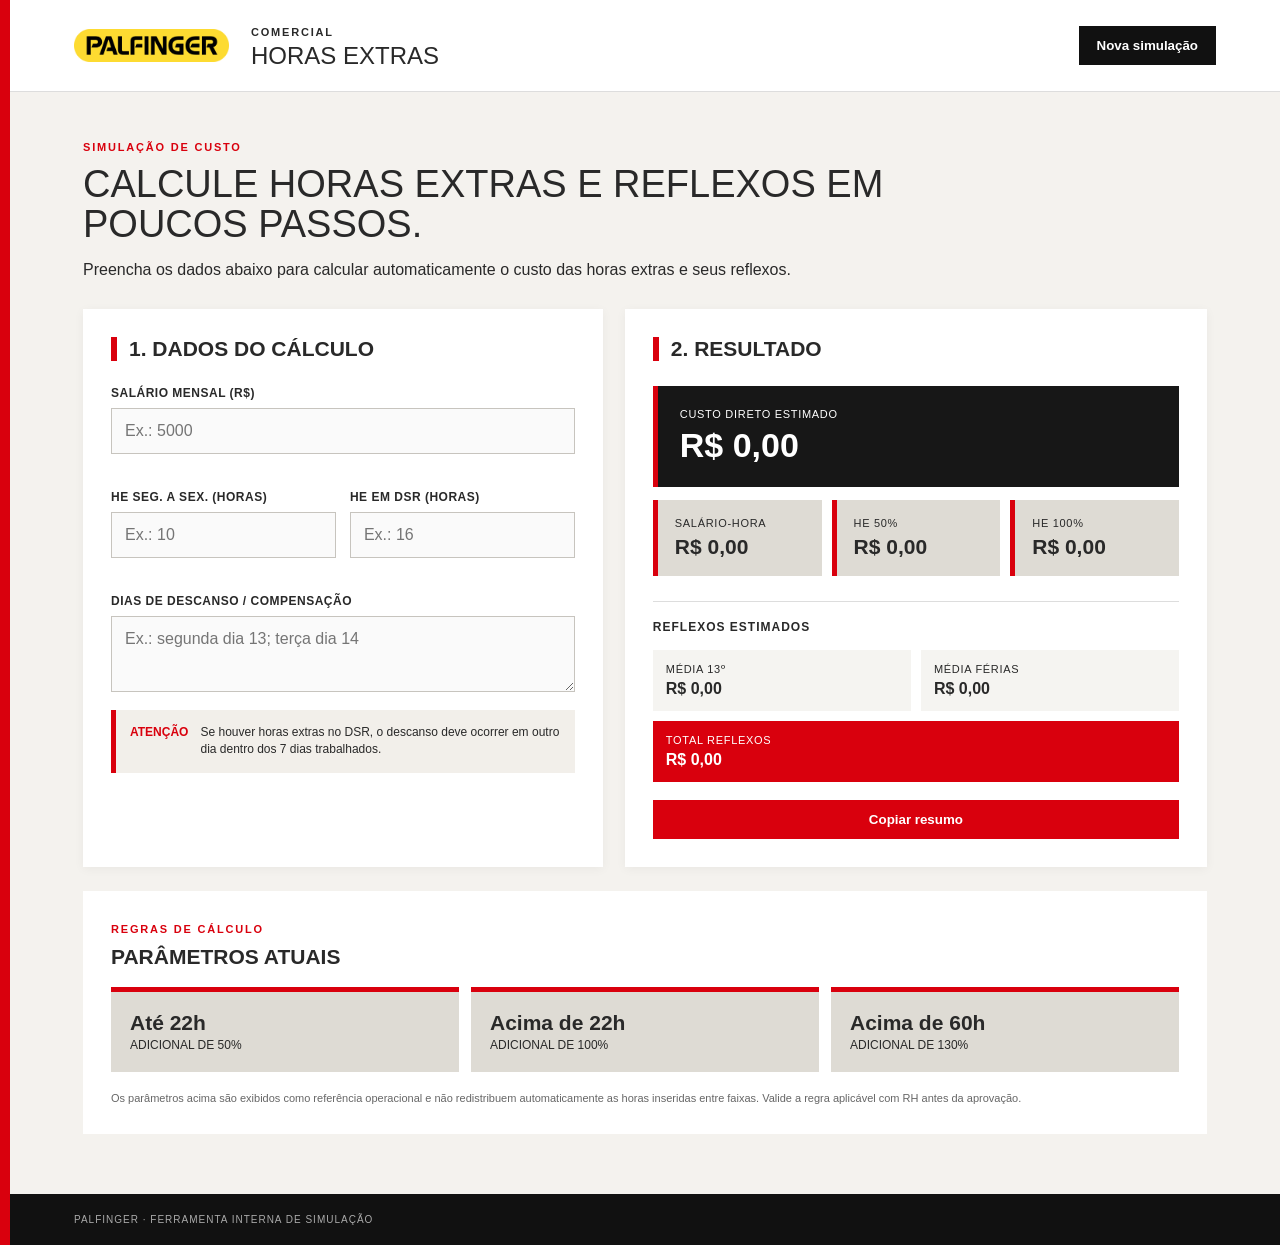
<file: App_Horas_Extras_PALFINGER/index.html>
<!doctype html><html lang="pt-BR"><head><meta charset="utf-8"><meta name="viewport" content="width=device-width,initial-scale=1"><title>PALFINGER | Cálculo de Horas Extras</title><link rel="stylesheet" href="styles.css"></head><body>
<header><div class="brand"><img class="logo" src="palfinger_logo.jpg" alt="PALFINGER"><div><small>COMERCIAL</small><h1>Horas Extras</h1></div></div><button id="reset">Nova simulação</button></header>
<main><section class="intro"><span class="eyebrow">SIMULAÇÃO DE CUSTO</span><h2>Calcule horas extras e reflexos em poucos passos.</h2><p>Preencha os dados abaixo para calcular automaticamente o custo das horas extras e seus reflexos.</p></section>
<section class="grid"><div class="panel"><h3>1. Dados do cálculo</h3><label>Salário mensal (R$)<input id="salary" type="number" min="0" step="100" placeholder="Ex.: 5000"></label><div class="two"><label>HE seg. a sex. (horas)<input id="weekday" type="number" min="0" step="0.5" placeholder="Ex.: 10"></label><label>HE em DSR (horas)<input id="dsr" type="number" min="0" step="0.5" placeholder="Ex.: 16"></label></div><label>Dias de descanso / compensação<textarea id="days" placeholder="Ex.: segunda dia 13; terça dia 14"></textarea></label><div class="note"><b>Atenção</b><span>Se houver horas extras no DSR, o descanso deve ocorrer em outro dia dentro dos 7 dias trabalhados.</span></div></div>
<div class="panel results"><h3>2. Resultado</h3><div class="kpi feature"><span>Custo direto estimado</span><b id="total">R$ 0,00</b></div><div class="krow"><div class="kpi"><span>Salário-hora</span><b id="hour">R$ 0,00</b></div><div class="kpi"><span>HE 50%</span><b id="v50">R$ 0,00</b></div><div class="kpi"><span>HE 100%</span><b id="v100">R$ 0,00</b></div></div><hr><h4>Reflexos estimados</h4><div class="summary"><div><span>Média 13º</span><strong id="thirteen">R$ 0,00</strong></div><div><span>Média férias</span><strong id="vac">R$ 0,00</strong></div><div class="sum"><span>Total reflexos</span><strong id="reflex">R$ 0,00</strong></div></div><button class="copy" id="copy">Copiar resumo</button></div></section>
<section class="rules"><span class="eyebrow">REGRAS DE CÁLCULO</span><h3>Parâmetros atuais</h3><div class="rulegrid"><article><b>Até 22h</b><span>adicional de 50%</span></article><article><b>Acima de 22h</b><span>adicional de 100%</span></article><article><b>Acima de 60h</b><span>adicional de 130%</span></article></div><p class="disclaimer">Os parâmetros acima são exibidos como referência operacional e não redistribuem automaticamente as horas inseridas entre faixas. Valide a regra aplicável com RH antes da aprovação.</p></section></main><footer>PALFINGER · Ferramenta interna de simulação</footer><script src="app.js"></script></body></html>
</file>
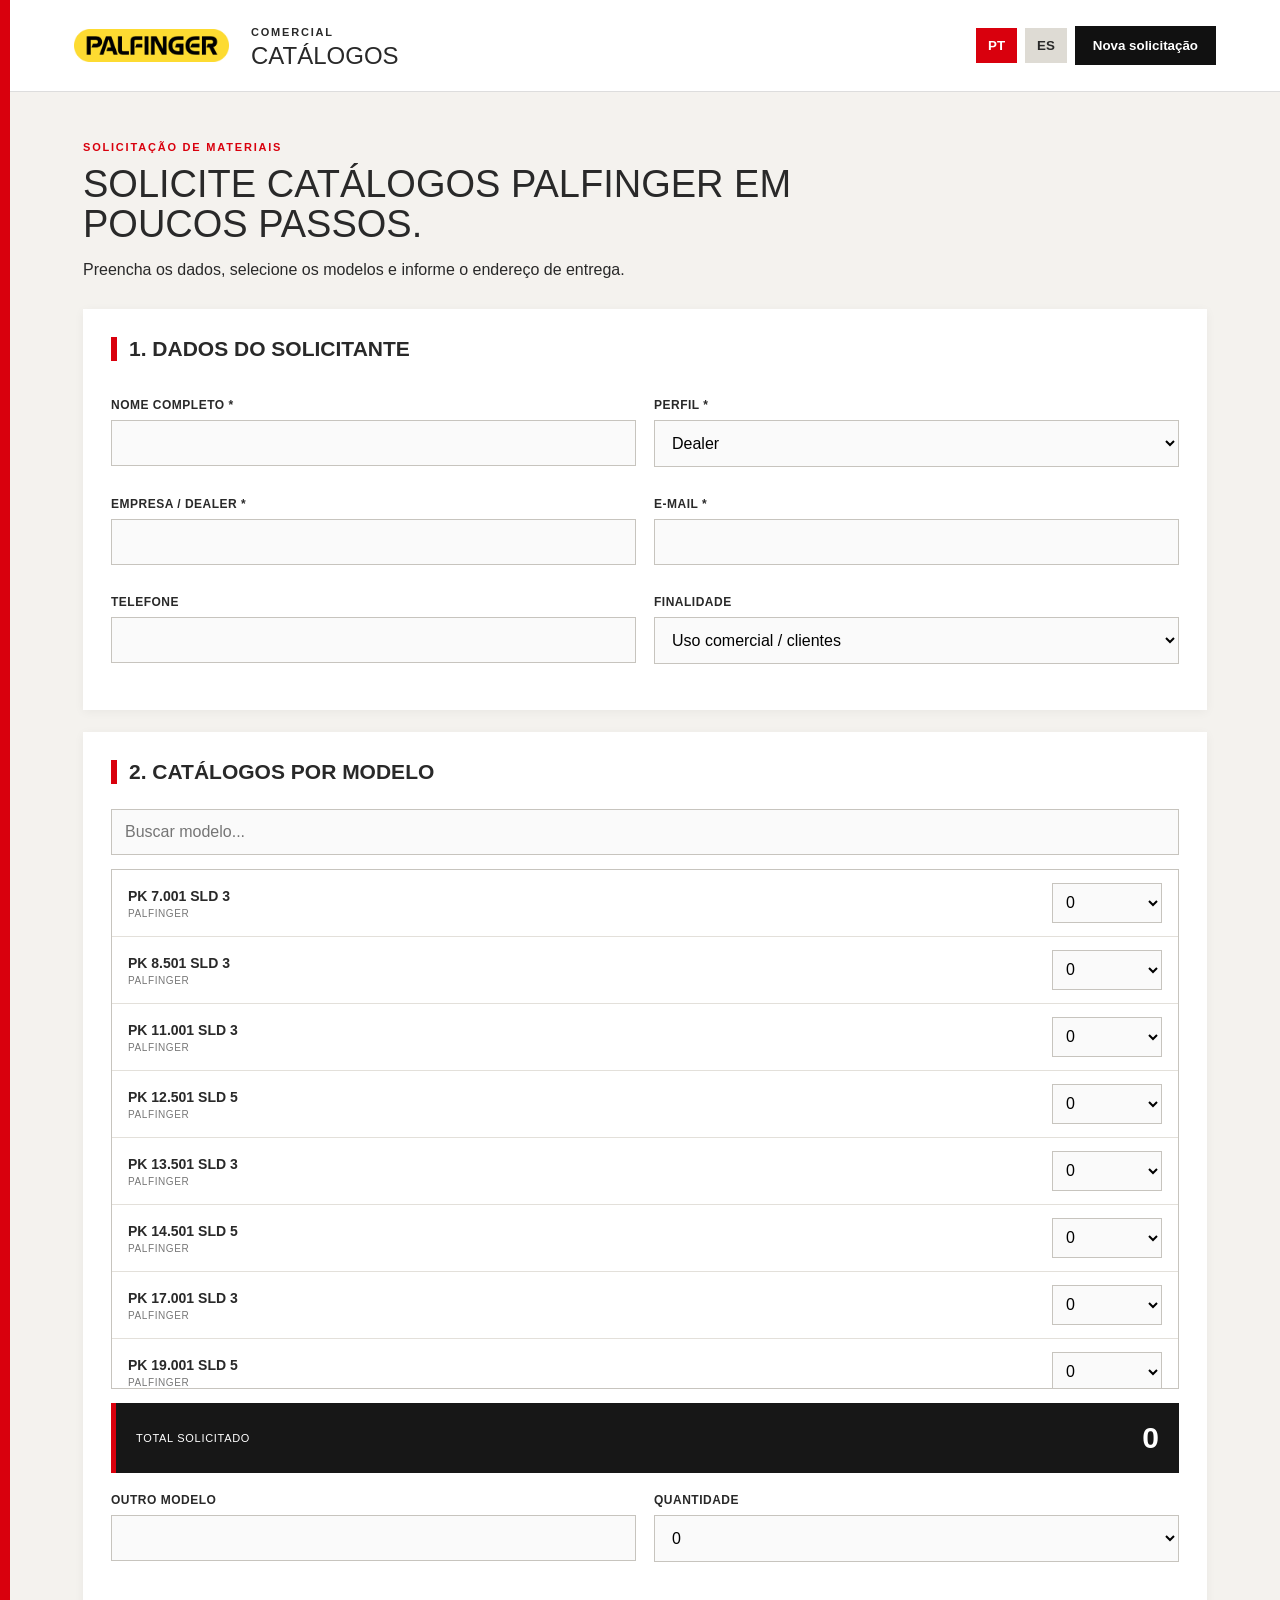
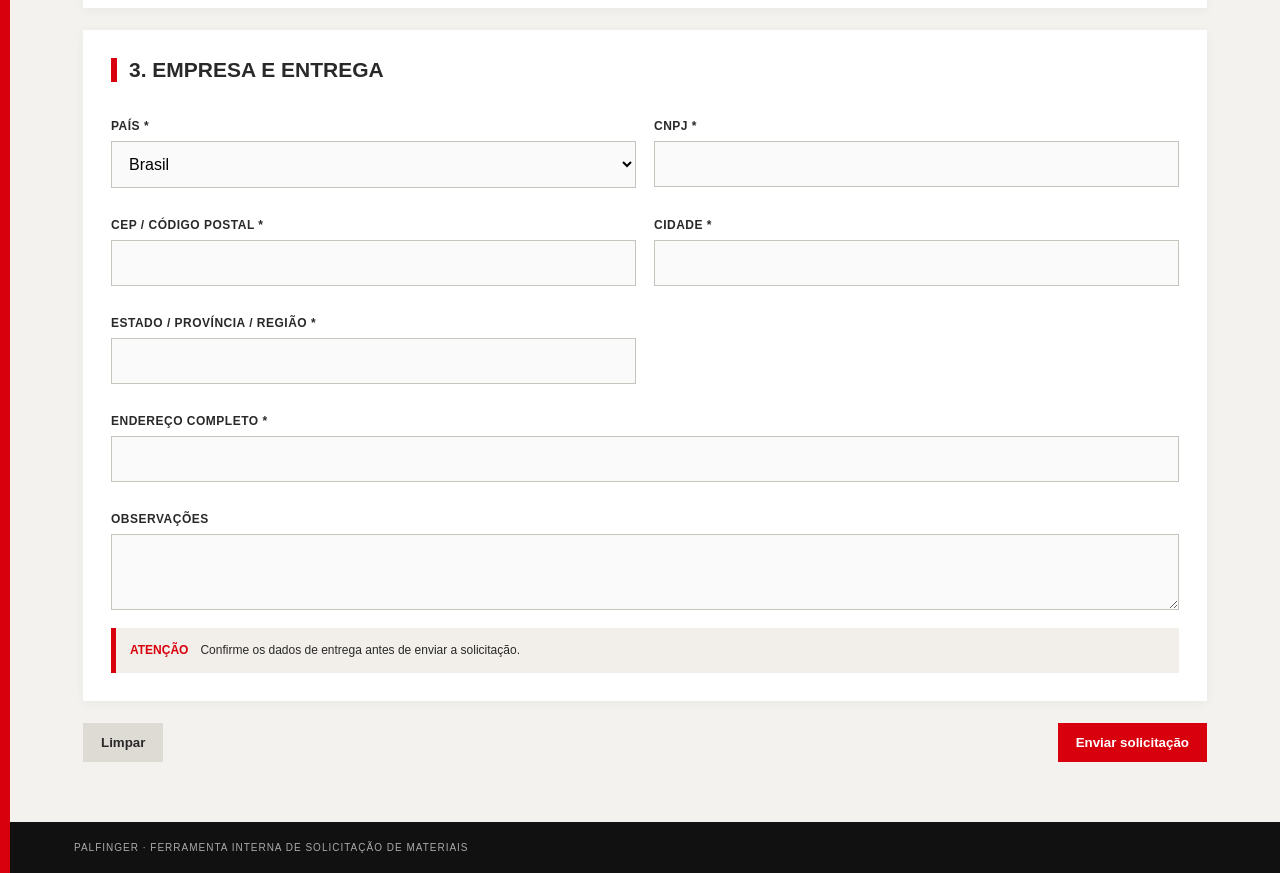
<file: Solicitacao_de_Catalogos/index.html>
<!doctype html><html lang="pt-BR"><head><meta charset="utf-8"><meta name="viewport" content="width=device-width,initial-scale=1"><title>PALFINGER | Solicitação de Catálogos</title><link rel="stylesheet" href="styles.css"></head><body>
<header><div class="brand"><img class="logo" src="palfinger_logo.jpg" alt="PALFINGER"><div><small>COMERCIAL</small><h1>Catálogos</h1></div></div><div class="header-actions"><div class="lang"><button id="pt" class="active">PT</button><button id="es">ES</button></div><button id="reset">Nova solicitação</button></div></header>
<main><section class="intro"><span class="eyebrow" id="eyebrow">SOLICITAÇÃO DE MATERIAIS</span><h2 id="heroTitle">Solicite catálogos PALFINGER em poucos passos.</h2><p id="heroText">Preencha os dados, selecione os modelos e informe o endereço de entrega.</p></section>
<form id="requestForm" onsubmit="return false"><section class="panel"><h3 id="h1">1. Dados do solicitante</h3><div class="formgrid"><label><span id="ln">Nome completo *</span><input id="name"></label><label><span id="lp">Perfil *</span><select id="profile"><option>Dealer</option><option>Vendedor PALFINGER</option><option>Representante</option></select></label><label><span id="lc">Empresa / Dealer *</span><input id="company"></label><label><span>E-mail *</span><input id="email" type="email"></label><label><span id="lph">Telefone</span><input id="phone"></label><label><span id="lf">Finalidade</span><select id="purpose"><option>Uso comercial / clientes</option><option>Evento / feira</option><option>Showroom</option><option>Treinamento</option></select></label></div></section>
<section class="panel"><h3 id="h2">2. Catálogos por modelo</h3><input id="search" class="search" placeholder="Buscar modelo..."><div id="products" class="products"></div><div class="total"><span id="tl">TOTAL SOLICITADO</span><b id="total">0</b></div><div class="formgrid other"><label><span id="lom">Outro modelo</span><input id="other"></label><label><span id="lq">Quantidade</span><select id="otherq"></select></label></div></section>
<section class="panel"><h3 id="h3">3. Empresa e entrega</h3><div class="formgrid"><label><span id="lcountry">País *</span><select id="country"><option>Brasil</option><option>Argentina</option><option>Bolivia</option><option>Chile</option><option>Colombia</option><option>Ecuador</option><option>Paraguay</option><option>Perú</option><option>Uruguay</option><option>Otro</option></select></label><label><span id="taxLabel">CNPJ *</span><input id="tax"></label><label><span id="lzip">CEP / Código postal *</span><input id="zip"></label><label><span id="lcity">Cidade *</span><input id="city"></label><label><span id="lregion">Estado / Província / Região *</span><input id="region"></label><label class="full"><span id="laddress">Endereço completo *</span><input id="address"></label><label class="full"><span id="lnotes">Observações</span><textarea id="notes"></textarea></label></div><div class="note"><b id="attention">Atenção</b><span id="attentionText">Confirme os dados de entrega antes de enviar a solicitação.</span></div></section>
<div class="actions"><button class="secondary" id="clear" type="button">Limpar</button><button class="primary" id="send" type="button">Enviar solicitação</button></div></form>
<section class="panel success" id="success"><span class="eyebrow" id="successLabel">SOLICITAÇÃO REGISTRADA</span><h3 id="successTitle">Solicitação registrada</h3><div id="protocol" class="protocol"></div><div id="summary" class="summary"></div><div class="actions"><button class="secondary" onclick="window.print()">PDF</button><button class="primary" onclick="location.reload()" id="newReq">Nova solicitação</button></div></section></main><footer>PALFINGER · Ferramenta interna de solicitação de materiais</footer><script src="app.js"></script></body></html>
</file>
<file: App_Horas_Extras_PALFINGER/styles.css>
:root{--red:#d9000d;--black:#0b0b0b;--stone:#dedbd4;--paper:#f4f2ee;--white:#fff;--text:#292929}*{box-sizing:border-box}body{margin:0;font-family:Arial,Helvetica,sans-serif;background:var(--paper);color:var(--text);border-left:10px solid var(--red)}header{height:92px;background:#fff;display:flex;align-items:center;justify-content:space-between;padding:0 5vw;border-bottom:1px solid #ddd}.brand{display:flex;align-items:center;gap:22px}.logo{width:155px;height:auto;display:block}.brand small,.eyebrow{font-size:11px;letter-spacing:1.8px;font-weight:700}.brand h1{font-size:24px;margin:2px 0 0;text-transform:uppercase;font-weight:500}button{border:0;background:#111;color:#fff;padding:12px 18px;font-weight:700;cursor:pointer}main{max-width:1180px;margin:auto;padding:45px 28px 60px}.intro{max-width:820px;margin-bottom:30px}.eyebrow{color:var(--red)}h2{font-size:38px;line-height:1.05;margin:10px 0 10px;font-weight:500;text-transform:uppercase}.intro p{font-size:16px;max-width:720px}.grid{display:grid;grid-template-columns:1fr 1.12fr;gap:22px}.panel{background:#fff;padding:28px;box-shadow:0 2px 10px #0000000c}.panel h3,.rules h3{font-size:21px;text-transform:uppercase;margin:0 0 25px}.panel h3:before{content:"";display:inline-block;background:var(--red);width:6px;height:24px;margin-right:12px;vertical-align:-5px}label{display:block;font-size:12px;font-weight:700;text-transform:uppercase;letter-spacing:.5px;margin:18px 0}input,textarea{display:block;margin-top:8px;width:100%;border:1px solid #c7c4be;background:#fafafa;padding:13px;font-size:16px;font-family:inherit;outline:none}input:focus,textarea:focus{border-color:var(--red)}textarea{min-height:76px;resize:vertical}.two{display:grid;grid-template-columns:1fr 1fr;gap:14px}.note{display:flex;gap:12px;background:#f2efea;border-left:5px solid var(--red);padding:14px;font-size:12px;line-height:1.45}.note b{color:var(--red);text-transform:uppercase}.kpi{background:var(--stone);padding:17px;border-left:5px solid var(--red)}.kpi span,.summary span{display:block;font-size:11px;text-transform:uppercase;letter-spacing:.7px}.kpi b{display:block;font-size:21px;margin-top:6px}.kpi.feature{background:#171717;color:#fff;padding:22px;margin-bottom:13px}.kpi.feature b{font-size:34px}.krow{display:grid;grid-template-columns:repeat(3,1fr);gap:10px}.results hr{border:0;border-top:1px solid #ddd;margin:25px 0 18px}.results h4{font-size:12px;text-transform:uppercase;letter-spacing:1px}.summary{display:grid;grid-template-columns:1fr 1fr;gap:10px}.summary div{padding:13px;background:#f5f4f1}.summary strong{display:block;margin-top:5px}.summary .sum{grid-column:1/-1;background:var(--red);color:#fff}.copy{margin-top:18px;width:100%;background:var(--red)}.rules{margin-top:24px;background:#fff;padding:28px}.rules h3{margin:8px 0 18px}.rulegrid{display:grid;grid-template-columns:repeat(3,1fr);gap:12px}.rulegrid article{background:var(--stone);padding:19px;border-top:5px solid var(--red)}.rulegrid b{font-size:21px;display:block}.rulegrid span{font-size:12px;text-transform:uppercase}.disclaimer{font-size:11px;color:#666;margin:18px 0 0;line-height:1.5}footer{background:#111;color:#aaa;padding:20px 5vw;font-size:10px;letter-spacing:1px;text-transform:uppercase}@media(max-width:800px){body{border-left-width:6px}header{padding:0 18px}.brand{gap:10px}.brand h1{font-size:17px}.logo{width:120px}header button{font-size:10px;padding:9px}main{padding:30px 16px}h2{font-size:28px}.grid{grid-template-columns:1fr}.two,.krow,.rulegrid{grid-template-columns:1fr}.summary{grid-template-columns:1fr}.summary .sum{grid-column:auto}}
</file>
<file: Solicitacao_de_Catalogos/styles.css>
:root{--red:#d9000d;--black:#0b0b0b;--stone:#dedbd4;--paper:#f4f2ee;--white:#fff;--text:#292929}*{box-sizing:border-box}body{margin:0;font-family:Arial,Helvetica,sans-serif;background:var(--paper);color:var(--text);border-left:10px solid var(--red)}header{height:92px;background:#fff;display:flex;align-items:center;justify-content:space-between;padding:0 5vw;border-bottom:1px solid #ddd}.brand{display:flex;align-items:center;gap:22px}.logo{width:155px;height:auto;display:block}.brand small,.eyebrow{font-size:11px;letter-spacing:1.8px;font-weight:700}.brand h1{font-size:24px;margin:2px 0 0;text-transform:uppercase;font-weight:500}.header-actions,.lang{display:flex;align-items:center;gap:8px}button{border:0;background:#111;color:#fff;padding:12px 18px;font-weight:700;cursor:pointer}.lang button{background:#dedbd4;color:#292929;padding:10px 12px}.lang .active{background:var(--red);color:white}main{max-width:1180px;margin:auto;padding:45px 28px 60px}.intro{max-width:820px;margin-bottom:30px}.eyebrow{color:var(--red)}h2{font-size:38px;line-height:1.05;margin:10px 0;font-weight:500;text-transform:uppercase}.intro p{font-size:16px;max-width:720px}.panel{background:#fff;padding:28px;box-shadow:0 2px 10px #0000000c;margin-bottom:22px}.panel h3{font-size:21px;text-transform:uppercase;margin:0 0 25px}.panel h3:before{content:"";display:inline-block;background:var(--red);width:6px;height:24px;margin-right:12px;vertical-align:-5px}.formgrid{display:grid;grid-template-columns:1fr 1fr;gap:0 18px}.full{grid-column:1/-1}label{display:block;font-size:12px;font-weight:700;text-transform:uppercase;letter-spacing:.5px;margin:12px 0 18px}input,select,textarea{display:block;margin-top:8px;width:100%;border:1px solid #c7c4be;background:#fafafa;padding:13px;font-size:16px;font-family:inherit;outline:none;border-radius:0}input:focus,select:focus,textarea:focus{border-color:var(--red)}textarea{min-height:76px;resize:vertical}.search{margin:0 0 14px}.products{border:1px solid #c7c4be;max-height:520px;overflow:auto;background:#fff}.product{display:grid;grid-template-columns:1fr 110px;align-items:center;gap:14px;padding:13px 16px;border-bottom:1px solid #e3e0da}.product:last-child{border-bottom:0}.product b{font-size:14px}.product small{display:block;color:#777;font-size:10px;margin-top:3px;letter-spacing:.6px}.product select{margin:0;padding:9px;min-height:40px}.total{margin-top:14px;background:#171717;color:#fff;border-left:5px solid var(--red);padding:18px 20px;display:flex;align-items:center;justify-content:space-between}.total span{font-size:11px;letter-spacing:.7px}.total b{font-size:30px}.other{margin-top:8px}.note{display:flex;gap:12px;background:#f2efea;border-left:5px solid var(--red);padding:14px;font-size:12px;line-height:1.45}.note b{color:var(--red);text-transform:uppercase}.actions{display:flex;justify-content:space-between;gap:12px;margin-top:20px}.primary{background:var(--red)}.secondary{background:#dedbd4;color:#292929}.success{display:none}.protocol{font-size:26px;font-weight:700;margin:12px 0}.summary{padding:18px;background:#f5f4f1;border-left:5px solid var(--red);line-height:1.7}footer{background:#111;color:#aaa;padding:20px 5vw;font-size:10px;letter-spacing:1px;text-transform:uppercase}@media(max-width:800px){body{border-left-width:6px}header{height:auto;min-height:92px;padding:12px 18px;gap:12px}.brand{gap:10px}.brand h1{font-size:17px}.logo{width:120px}.header-actions{flex-direction:column;align-items:flex-end}.header-actions>button{font-size:10px;padding:9px}main{padding:30px 16px}h2{font-size:28px}.formgrid{grid-template-columns:1fr}.full{grid-column:auto}.product{grid-template-columns:1fr 85px}.actions{flex-direction:column}.actions button{width:100%}}@media print{header,.actions,.search{display:none}.panel{box-shadow:none}}
</file>
